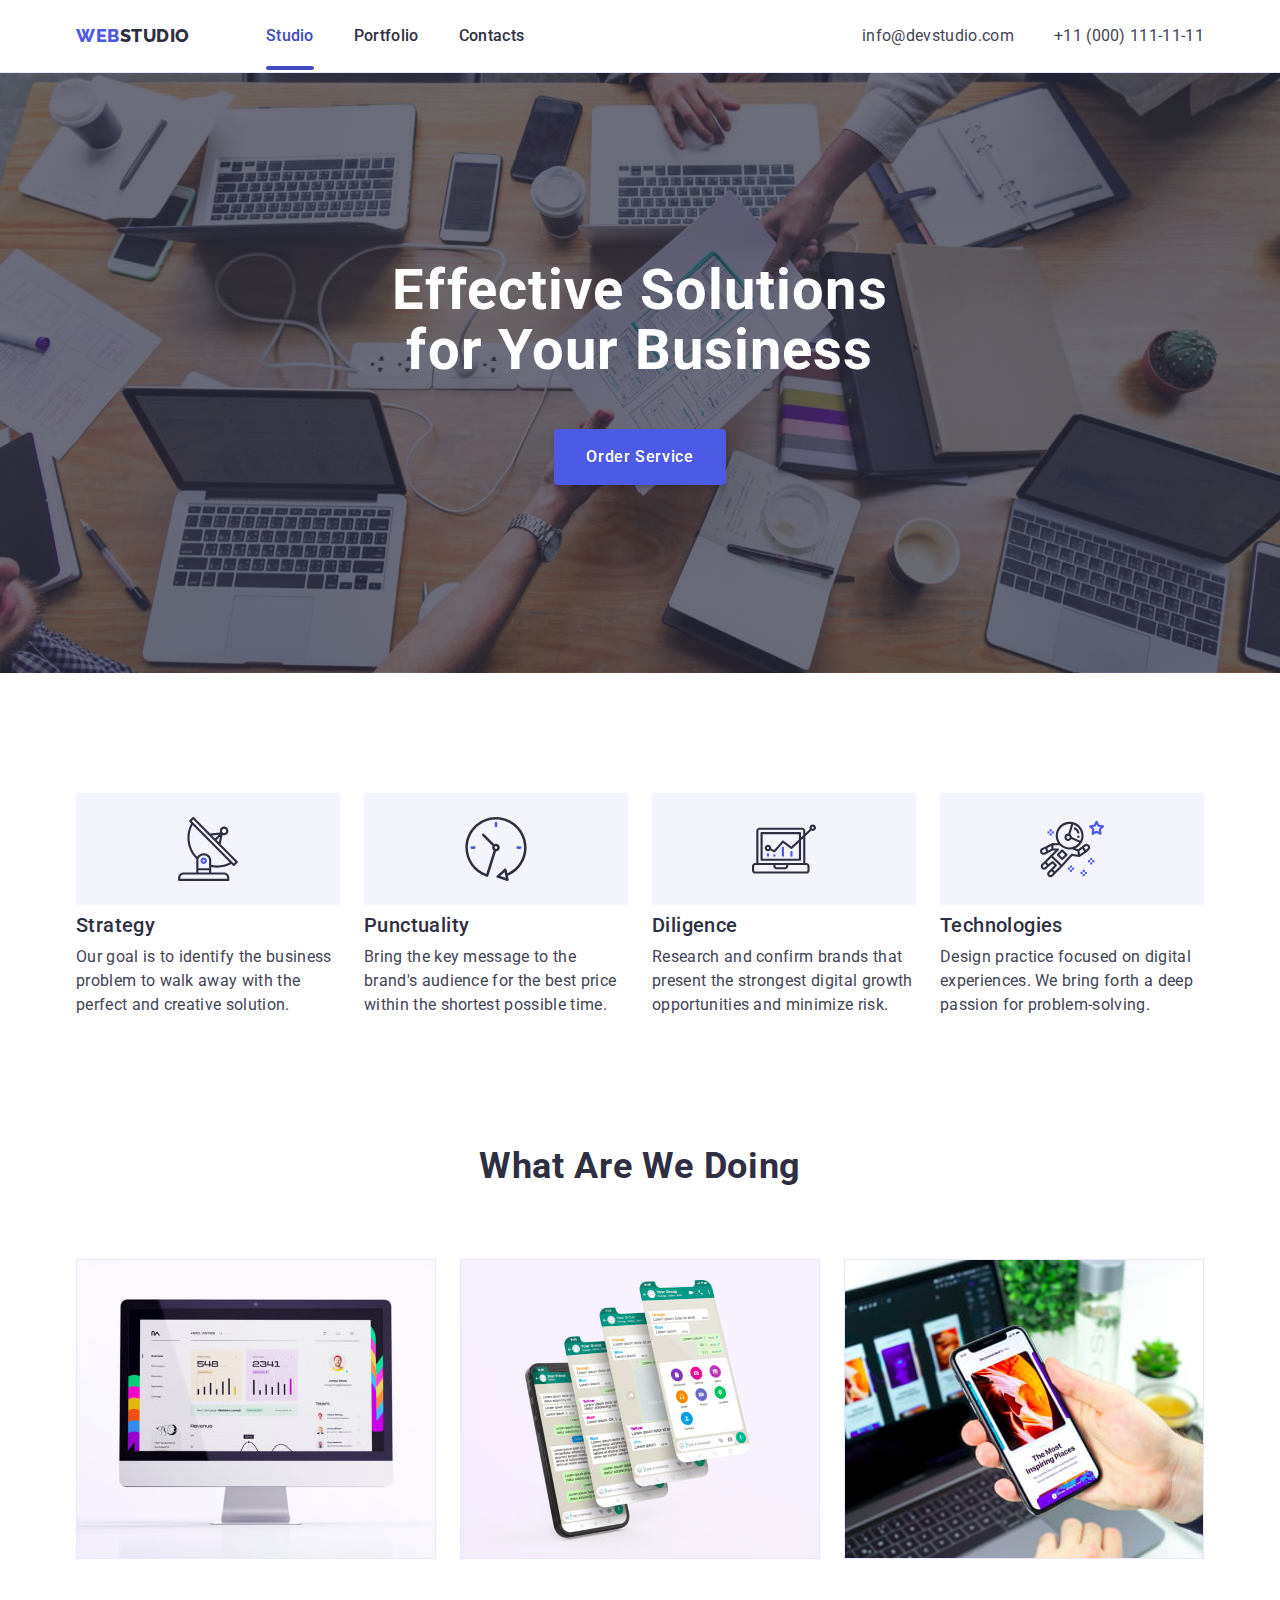
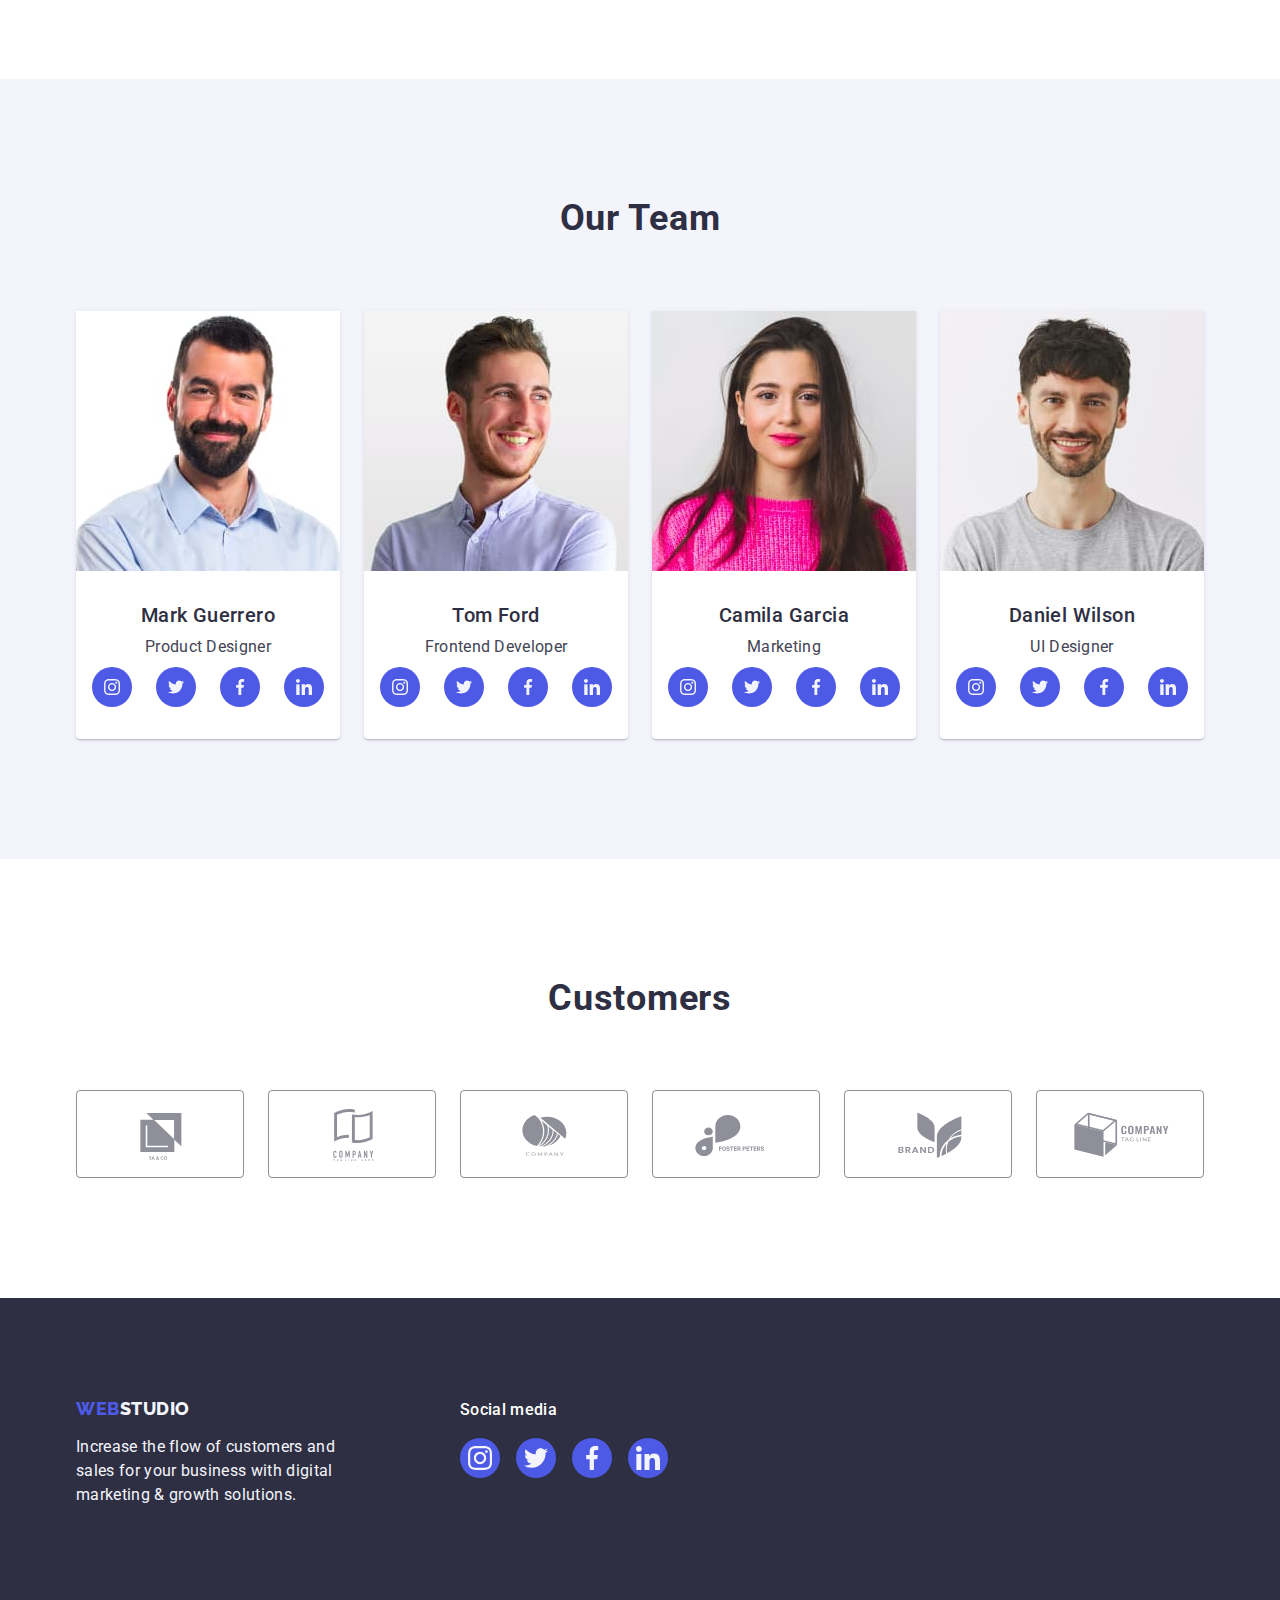
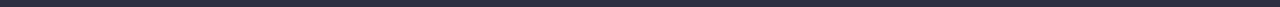
<file: index.html>
<!DOCTYPE html>
<html lang="en">
  <head>
    <link rel="preconnect" href="https://fonts.googleapis.com" />
    <link rel="preconnect" href="https://fonts.gstatic.com" crossorigin />
    <link
      href="https://fonts.googleapis.com/css2?family=Raleway:wght@800&family=Roboto:wght@400;500;700;900&display=swap"
      rel="stylesheet"
    />
    <meta charset="UTF-8" />
    <meta http-equiv="X-UA-Compatible" content="IE=edge" />
    <meta name="viewport" content="width=device-width, initial-scale=1.0" />
    <title>WebStudio</title>
    <link
      rel="stylesheet"
      href="https://cdnjs.cloudflare.com/ajax/libs/modern-normalize/1.0.0/modern-normalize.min.css"
    />
    <link rel="stylesheet" href="./css/styles.css" />
  </head>
  <body>
    <!-- шапка -->

    <header class="section header">
      <div class="container container-header">
        <nav class="navigation-menu">
          <!-- логотип -->

          <a class="link logo" href="./index.html"
            >Web<span class="logo-studio">Studio</span></a
          >
          <!-- меню навігації -->

          <ul class="list nav-list">
            <li class="item">
              <a class="link nav-link activ" href="./index.html">Studio</a>
            </li>
            <li class="item">
              <a class="link nav-link" href="./portfolio.html">Portfolio</a>
            </li>
            <li class="item">
              <a class="link nav-link" href="">Contacts</a>
            </li>
          </ul>
        </nav>

        <!-- почта телефон -->

        <address class="contacts">
          <ul class="list adress-list">
            <li class="item">
              <a class="link contacts-link" href="mailto:info@devstudio.com"
                >info@devstudio.com</a
              >
            </li>
            <li class="item">
              <a class="link contacts-link" href="tel:+110001111111"
                >+11 (000) 111-11-11</a
              >
            </li>
          </ul>
        </address>
      </div>
    </header>

    <main>
      <!-- section1 - HERO-->

      <section class="section hero">
        <div class="container">
          <h1 class="title main-title">
            Effective Solutions for Your Business
          </h1>
          <!-- кнопка замовлень -->
          <button class="button order-btn" type="button" data-modal-open>
            Order Service
          </button>
        </div>
      </section>
      <!-- section2 feature -->
      <section class="section feature-description">
        <div class="container">
          <h2 class="visually-hidden">feature</h2>
          <ul class="list feature-list">
            <li class="item feature-items">
              <div class="feature-icons">
                <svg width="64" height="64">
                  <use href="./images/icons.svg#antenna"></use>
                </svg>
              </div>
              <h3 class="title studio-titles">Strategy</h3>
              <p class="text">
                Our goal is to identify the business problem to walk away with
                the perfect and creative solution.
              </p>
            </li>
            <li class="item feature-items">
              <div class="feature-icons">
                <svg width="64" height="64">
                  <use href="./images/icons.svg#clock"></use>
                </svg>
              </div>
              <h3 class="title studio-titles">Punctuality</h3>
              <p class="text">
                Bring the key message to the brand's audience for the best price
                within the shortest possible time.
              </p>
            </li>
            <li class="item feature-items">
              <div class="feature-icons">
                <svg width="64" height="64">
                  <use href="./images/icons.svg#diagram"></use>
                </svg>
              </div>
              <h3 class="title studio-titles">Diligence</h3>
              <p class="text">
                Research and confirm brands that present the strongest digital
                growth opportunities and minimize risk.
              </p>
            </li>
            <li class="item feature-items">
              <div class="feature-icons">
                <svg width="64" height="64">
                  <use href="./images/icons.svg#astronaut"></use>
                </svg>
              </div>
              <h3 class="title studio-titles">Technologies</h3>
              <p class="text">
                Design practice focused on digital experiences. We bring forth a
                deep passion for problem-solving.
              </p>
            </li>
          </ul>
        </div>
      </section>
      <!-- section3 - що ми робимо -->
      <section class="section samples-section">
        <div class="container">
          <h2 class="subtitles what-are-doin sbtitle-text-transform">
            What are we doing
          </h2>
          <ul class="list samples-list">
            <li class="item">
              <img
                src="./images/img1.jpg"
                alt="img1"
                width="360"
                height="300"
              />
            </li>
            <li class="item">
              <img
                src="./images/img2.jpg"
                alt="img2"
                width="360"
                height="300"
              />
            </li>
            <li class="item">
              <img
                src="./images/img3.jpg"
                alt="img3"
                width="360"
                height="300"
              />
            </li>
          </ul>
        </div>
      </section>
      <!-- section4-команда -->
      <section class="section team">
        <div class="container">
          <h2 class="subtitles sbtitle-text-transform what-are-doin">
            Our Team
          </h2>
          <ul class="list samples-list">
            <li class="item team-cards">
              <img
                src="./images/team/mark.jpg"
                alt="foto-mark"
                width="264"
                height="260"
              />
              <div class="card-content">
                <h3 class="teamcard-titles">Mark Guerrero</h3>
                <p class="text teamcard-posithon">Product Designer</p>
                <ul class="list icons-list">
                  <li class="item social-icons">
                    <a class="social-lincs" href="">
                      <svg class="sotial-svg" width="16" height="16">
                        <use href="./images/icons.svg#instagram"></use>
                      </svg>
                    </a>
                  </li>
                  <li class="item social-icons">
                    <a class="social-lincs" href="">
                      <svg class="sotial-svg" width="16" height="16">
                        <use href="./images/icons.svg#twitter"></use>
                      </svg>
                    </a>
                  </li>
                  <li class="item social-icons">
                    <a class="social-lincs" href="">
                      <svg class="sotial-svg" width="16" height="16">
                        <use href="./images/icons.svg#facebook"></use>
                      </svg>
                    </a>
                  </li>
                  <li class="item social-icons">
                    <a class="social-lincs" href="">
                      <svg class="sotial-svg" width="16" height="16">
                        <use href="./images/icons.svg#linkedin"></use>
                      </svg>
                    </a>
                  </li>
                </ul>
              </div>
            </li>
            <li class="item team-cards">
              <img
                src="./images/team/tom.jpg"
                alt="foto-tom"
                width="264"
                height="260"
              />
              <div class="card-content">
                <h3 class="teamcard-titles">Tom Ford</h3>
                <p class="text teamcard-posithon">Frontend Developer</p>
                <ul class="list icons-list">
                  <li class="item social-icons">
                    <a class="social-lincs" href="">
                      <svg class="sotial-svg" width="16" height="16">
                        <use href="./images/icons.svg#instagram"></use>
                      </svg>
                    </a>
                  </li>
                  <li class="item social-icons">
                    <a class="social-lincs" href="">
                      <svg class="sotial-svg" width="16" height="16">
                        <use href="./images/icons.svg#twitter"></use>
                      </svg>
                    </a>
                  </li>
                  <li class="item social-icons">
                    <a class="social-lincs" href="">
                      <svg class="sotial-svg" width="16" height="16">
                        <use href="./images/icons.svg#facebook"></use>
                      </svg>
                    </a>
                  </li>
                  <li class="item social-icons">
                    <a class="social-lincs" href="">
                      <svg class="sotial-svg" width="16" height="16">
                        <use href="./images/icons.svg#linkedin"></use>
                      </svg>
                    </a>
                  </li>
                </ul>
              </div>
            </li>
            <li class="item team-cards">
              <img
                src="./images/team/camila.jpg"
                alt="foto-camila"
                width="264"
                height="260"
              />
              <div class="card-content">
                <h3 class="teamcard-titles">Camila Garcia</h3>
                <p class="text teamcard-posithon">Marketing</p>
                <ul class="list icons-list">
                  <li class="item social-icons">
                    <a class="social-lincs" href="">
                      <svg class="sotial-svg" width="16" height="16">
                        <use href="./images/icons.svg#instagram"></use>
                      </svg>
                    </a>
                  </li>
                  <li class="item social-icons">
                    <a class="social-lincs" href="">
                      <svg class="sotial-svg" width="16" height="16">
                        <use href="./images/icons.svg#twitter"></use>
                      </svg>
                    </a>
                  </li>
                  <li class="item social-icons">
                    <a class="social-lincs" href="">
                      <svg class="sotial-svg" width="16" height="16">
                        <use href="./images/icons.svg#facebook"></use>
                      </svg>
                    </a>
                  </li>
                  <li class="item social-icons">
                    <a class="social-lincs" href="">
                      <svg class="sotial-svg" width="16" height="16">
                        <use href="./images/icons.svg#linkedin"></use>
                      </svg>
                    </a>
                  </li>
                </ul>
              </div>
            </li>
            <li class="item team-cards">
              <img
                src="./images/team/daniel.jpg"
                alt="foto-daniel"
                width="264"
                height="260"
              />
              <div class="card-content">
                <h3 class="teamcard-titles">Daniel Wilson</h3>
                <p class="text teamcard-posithon">UI Designer</p>
                <ul class="list icons-list">
                  <li class="item social-icons">
                    <a class="social-lincs" href="">
                      <svg class="sotial-svg" width="16" height="16">
                        <use href="./images/icons.svg#instagram"></use>
                      </svg>
                    </a>
                  </li>
                  <li class="item social-icons">
                    <a class="social-lincs" href="">
                      <svg class="sotial-svg" width="16" height="16">
                        <use href="./images/icons.svg#twitter"></use>
                      </svg>
                    </a>
                  </li>
                  <li class="item social-icons">
                    <a class="social-lincs" href="">
                      <svg class="sotial-svg" width="16" height="16">
                        <use href="./images/icons.svg#facebook"></use>
                      </svg>
                    </a>
                  </li>
                  <li class="item social-icons">
                    <a class="social-lincs" href="">
                      <svg class="sotial-svg" width="16" height="16">
                        <use href="./images/icons.svg#linkedin"></use>
                      </svg>
                    </a>
                  </li>
                </ul>
              </div>
            </li>
          </ul>
        </div>
      </section>
      <!-- section5 customers -->
      <section class="section section-customers">
        <div class="container">
          <h2 class="customers-title">Customers</h2>

          <ul class="list customers-list">
            <li class="item customers-item">
              <a class="customers-link" href="">
                <svg class="svg-customers" width="104" height="56">
                  <use href="./images/icons.svg#client1"></use>
                </svg>
              </a>
            </li>
            <li class="item customers-item">
              <a class="customers-link" href="">
                <svg class="svg-customers" width="104" height="56">
                  <use href="./images/icons.svg#client2"></use>
                </svg>
              </a>
            </li>
            <li class="item customers-item">
              <a class="customers-link" href="">
                <svg class="svg-customers" width="104" height="56">
                  <use href="./images/icons.svg#client3"></use>
                </svg>
              </a>
            </li>
            <li class="item customers-item">
              <a class="customers-link" href="">
                <svg class="svg-customers" width="104" height="56">
                  <use href="./images/icons.svg#client4"></use>
                </svg>
              </a>
            </li>
            <li class="item customers-item">
              <a class="customers-link" href="">
                <svg class="svg-customers" width="104" height="56">
                  <use href="./images/icons.svg#client5"></use>
                </svg>
              </a>
            </li>
            <li class="item customers-item">
              <a class="customers-link" href="">
                <svg class="svg-customers" width="104" height="56">
                  <use href="./images/icons.svg#client6"></use>
                </svg>
              </a>
            </li>
          </ul>
        </div>
      </section>
    </main>
    <!-- підвал -->
    <footer class="footer">
      <div class="container footer-container">
        <div class="footer-info">
          <a class="link logo logo-footer" href="./index.html"
            >Web<span class="logo-studio studio-footer">Studio</span></a
          >
          <p class="text footer-text">
            Increase the flow of customers and sales for your business with
            digital marketing & growth solutions.
          </p>
        </div>
        <div>
          <p class="footer-title">Social media</p>
          <ul class="list footer-icons-list">
            <li class="item social-icons">
              <a class="social-lincs footer-hover" href="">
                <svg class="sotial-svg" width="24" height="24">
                  <use href="./images/icons.svg#instagram"></use>
                </svg>
              </a>
            </li>
            <li class="item social-icons">
              <a class="social-lincs footer-hover" href="">
                <svg class="sotial-svg" width="24" height="24">
                  <use href="./images/icons.svg#twitter"></use>
                </svg>
              </a>
            </li>
            <li class="item social-icons">
              <a class="social-lincs footer-hover" href="">
                <svg class="sotial-svg" width="24" height="24">
                  <use href="./images/icons.svg#facebook"></use>
                </svg>
              </a>
            </li>
            <li class="item social-icons">
              <a class="social-lincs footer-hover" href="">
                <svg class="sotial-svg" width="24" height="24">
                  <use href="./images/icons.svg#linkedin"></use>
                </svg>
              </a>
            </li>
          </ul>
        </div>
      </div>
    </footer>
    <div class="backdrop is-hidden" data-modal>
      <div class="modal">
        <button type="button" class="button modal-close-btn" data-modal-close>
          <svg class="modal-close-btn-icon" width="8" height="8">
            <use href="./images/icons.svg#icon-close"></use>
          </svg>
        </button>
      </div>
    </div>
    <script src="./js/modal.js"></script>
  </body>
</html>
</file>
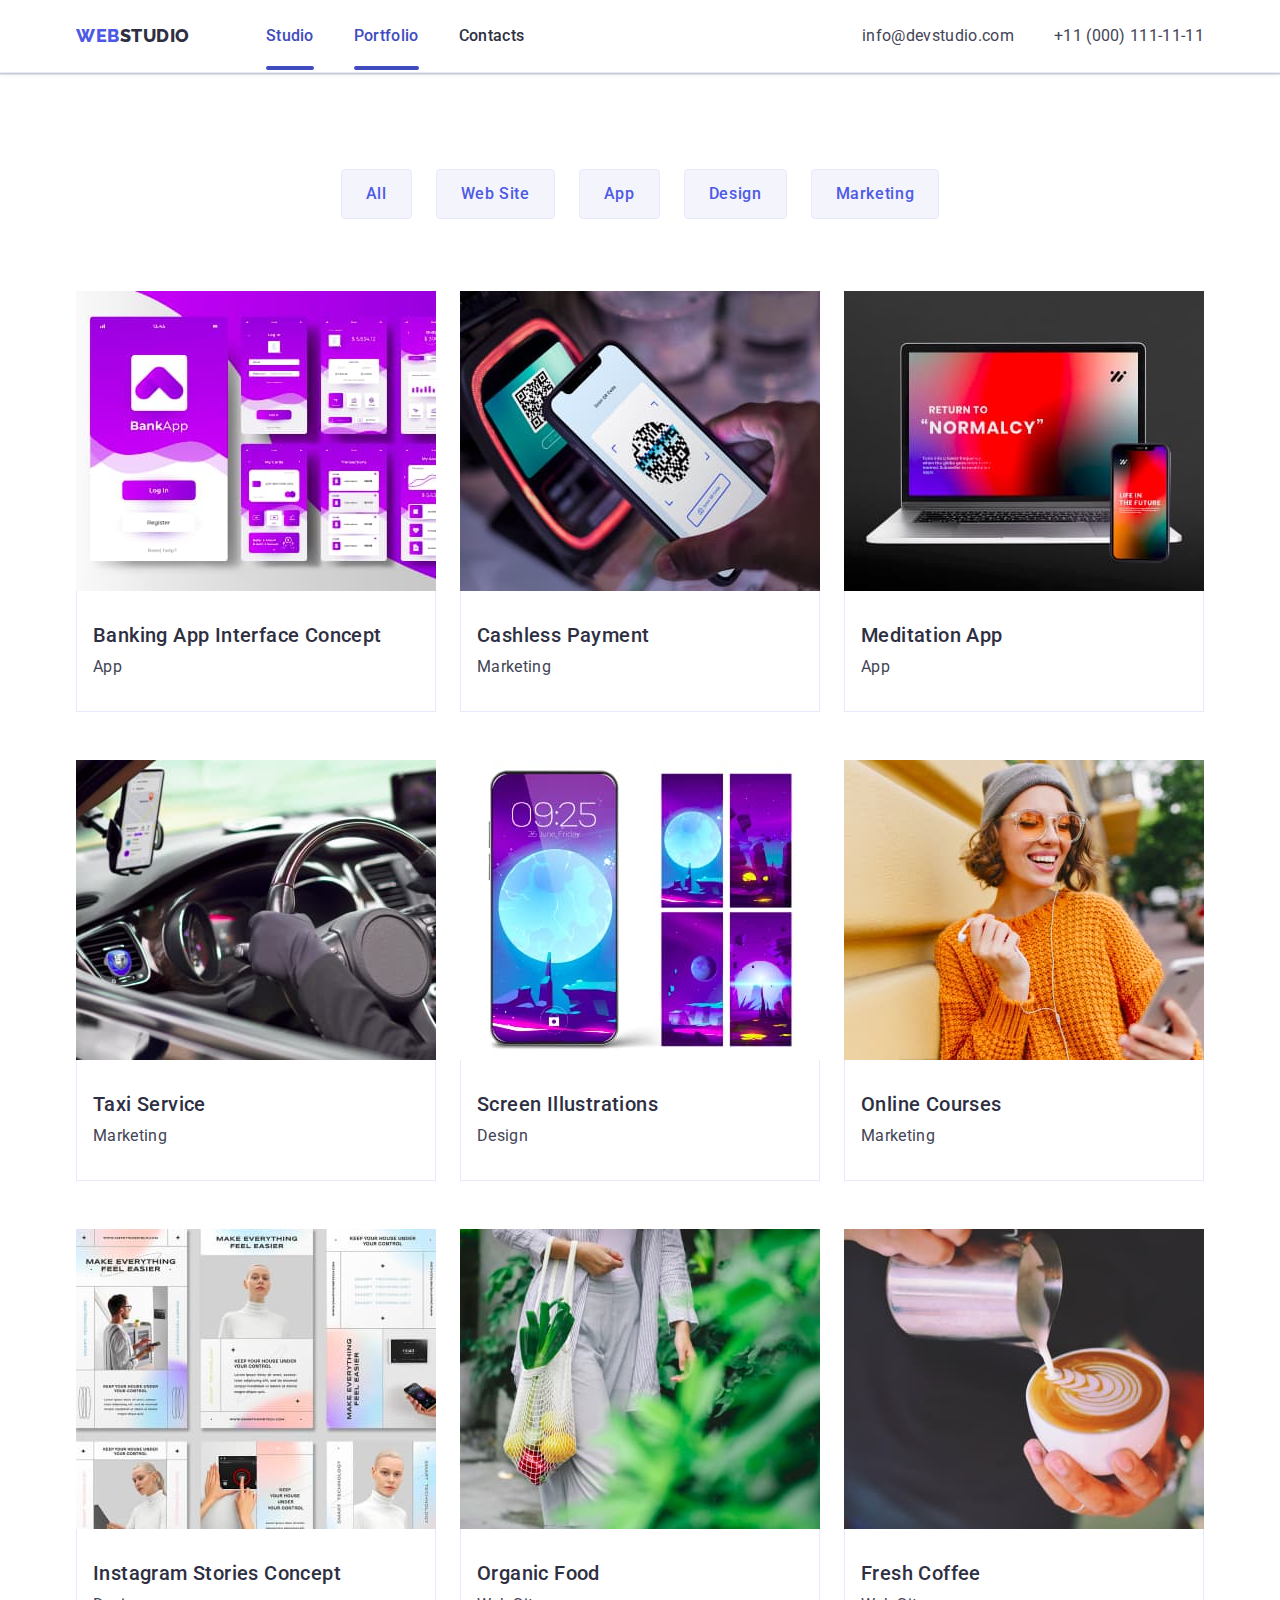
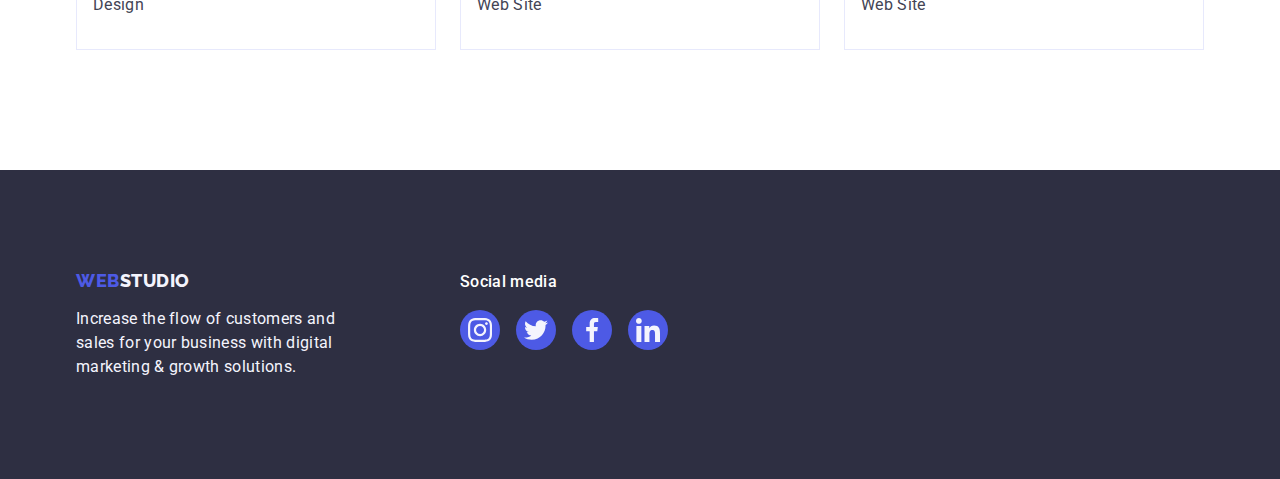
<file: portfolio.html>
<!DOCTYPE html>
<html lang="en">
  <head>
    <link rel="preconnect" href="https://fonts.googleapis.com" />
    <link rel="preconnect" href="https://fonts.gstatic.com" crossorigin />
    <link
      href="https://fonts.googleapis.com/css2?family=Raleway:wght@800&family=Roboto:wght@400;500;700;900&display=swap"
      rel="stylesheet"
    />
    <meta charset="UTF-8" />
    <meta http-equiv="X-UA-Compatible" content="IE=edge" />
    <meta name="viewport" content="width=device-width, initial-scale=1.0" />
    <title>portfolio</title>
    <link
      rel="stylesheet"
      href="https://cdnjs.cloudflare.com/ajax/libs/modern-normalize/1.0.0/modern-normalize.min.css"
    />
    <link rel="stylesheet" href="./css/styles.css" />
  </head>
  <body>
    <!-- шапка -->

    <header class="section header">
      <div class="container container-header">
        <nav class="navigation-menu">
          <!-- логотип -->

          <a class="link logo" href="./index.html"
            >Web<span class="logo-studio">Studio</span></a
          >
          <!-- меню навігації -->

          <ul class="list nav-list">
            <li class="item-menu">
              <a class="link nav-link activ" href="./index.html">Studio</a>
            </li>
            <li class="item-menu">
              <a class="link nav-link activ" href="./portfolio.html"
                >Portfolio</a
              >
            </li>
            <li class="item-menu">
              <a class="link nav-link" href="">Contacts</a>
            </li>
          </ul>
        </nav>

        <!-- почта телефон -->

        <address class="contacts">
          <ul class="list adress-list">
            <li class="item">
              <a class="link contacts-link" href="mailto:info@devstudio.com"
                >info@devstudio.com</a
              >
            </li>
            <li class="item">
              <a class="link contacts-link" href="tel:+110001111111"
                >+11 (000) 111-11-11</a
              >
            </li>
          </ul>
        </address>
      </div>
    </header>

    <!-- головний зміст -->
    <main>
      <section class="section main-portfolio">
        <div class="container">
          <h1 class="title visually-hidden">portfolio</h1>

          <!-- фільтри -->

          <ul class="list filtr-list">
            <li class="item">
              <button class="button filtr-btn" type="button">All</button>
            </li>
            <li class="item">
              <button class="button filtr-btn" type="button">Web Site</button>
            </li>
            <li class="item">
              <button class="button filtr-btn" type="button">App</button>
            </li>
            <li class="item">
              <button class="button filtr-btn" type="button">Design</button>
            </li>
            <li class="item">
              <button class="button filtr-btn" type="button">Marketing</button>
            </li>
          </ul>

          <!-- картинки -->

          <ul class="list samples-list-portfolio">
            <li class="item product-items">
              <a class="link portfolio-cards-link" href="">
                <div class="portfolio-list-overlay">
                  <img
                    class="img"
                    src="./images/portfolio/row1/img4.jpg"
                    alt="kart"
                    width="360"
                    height="300"
                  />
                  <p class="overlay">
                    14 Stylish and User-Friendly App Design Concepts · Task
                    Manager App · Calorie Tracker App · Exotic Fruit Ecommerce
                    App · Cloud Storage App
                  </p>
                </div>
                <div class="apps-name">
                  <h2 class="title app-title">Banking App Interface Concept</h2>
                  <p class="text card-text">App</p>
                </div>
              </a>
            </li>
            <li class="item product-items">
              <a class="link portfolio-cards-link" href="">
                <div class="portfolio-list-overlay">
                  <img
                    class="img"
                    src="./images/portfolio/row1/img5.jpg"
                    alt="kart"
                    width="360"
                    height="300"
                  />
                  <p class="overlay">
                    14 Stylish and User-Friendly App Design Concepts · Task
                    Manager App · Calorie Tracker App · Exotic Fruit Ecommerce
                    App · Cloud Storage App
                  </p>
                </div>
                <div class="apps-name">
                  <h2 class="title app-title">Cashless Payment</h2>
                  <p class="text card-text">Marketing</p>
                </div>
              </a>
            </li>
            <li class="item product-items">
              <a class="link portfolio-cards-link" href="">
                <div class="portfolio-list-overlay">
                  <img
                    class="img img-portfolio"
                    src="./images/portfolio/row1/img6.jpg"
                    alt="kart"
                    width="360"
                    height="300"
                  />
                  <p class="overlay">
                    14 Stylish and User-Friendly App Design Concepts · Task
                    Manager App · Calorie Tracker App · Exotic Fruit Ecommerce
                    App · Cloud Storage App
                  </p>
                </div>
                <div class="apps-name">
                  <h2 class="title app-title">Meditation App</h2>
                  <p class="text card-text">App</p>
                </div>
              </a>
            </li>
            <li class="item product-items">
              <a class="link portfolio-cards-link" href="">
                <div class="portfolio-list-overlay">
                  <img
                    class="img img-portfolio"
                    src="./images/portfolio/row2/img7.jpg"
                    alt="kart"
                    width="360"
                    height="300"
                  />
                  <p class="overlay">
                    14 Stylish and User-Friendly App Design Concepts · Task
                    Manager App · Calorie Tracker App · Exotic Fruit Ecommerce
                    App · Cloud Storage App
                  </p>
                </div>
                <div class="apps-name">
                  <h2 class="title app-title">Taxi Service</h2>
                  <p class="text card-text">Marketing</p>
                </div>
              </a>
            </li>
            <li class="item product-items">
              <a class="link portfolio-cards-link" href="">
                <div class="portfolio-list-overlay">
                  <img
                    class="img"
                    src="./images/portfolio/row2/img8.jpg"
                    alt="kart"
                    width="360"
                    height="300"
                  />
                  <p class="overlay">
                    14 Stylish and User-Friendly App Design Concepts · Task
                    Manager App · Calorie Tracker App · Exotic Fruit Ecommerce
                    App · Cloud Storage App
                  </p>
                </div>
                <div class="apps-name">
                  <h2 class="title app-title">Screen Illustrations</h2>
                  <p class="text card-text">Design</p>
                </div>
              </a>
            </li>
            <li class="item product-items">
              <a class="link portfolio-cards-link" href="">
                <div class="portfolio-list-overlay">
                  <img
                    class="img"
                    src="./images/portfolio/row2/img9.jpg"
                    alt="kart"
                    width="360"
                    height="300"
                  />
                  <p class="overlay">
                    14 Stylish and User-Friendly App Design Concepts · Task
                    Manager App · Calorie Tracker App · Exotic Fruit Ecommerce
                    App · Cloud Storage App
                  </p>
                </div>
                <div class="apps-name">
                  <h2 class="title app-title">Online Courses</h2>
                  <p class="text card-text">Marketing</p>
                </div>
              </a>
            </li>
            <li class="item product-items">
              <a class="link portfolio-cards-link" href="">
                <div class="portfolio-list-overlay">
                  <img
                    class="img"
                    src="./images/portfolio/row3/img10.jpg"
                    alt="kart"
                    width="360"
                    height="300"
                  />
                  <p class="overlay">
                    14 Stylish and User-Friendly App Design Concepts · Task
                    Manager App · Calorie Tracker App · Exotic Fruit Ecommerce
                    App · Cloud Storage App
                  </p>
                </div>
                <div class="apps-name">
                  <h2 class="title app-title">Instagram Stories Concept</h2>
                  <p class="text card-text">Design</p>
                </div>
              </a>
            </li>
            <li class="item product-items">
              <a class="link portfolio-cards-link" href="">
                <div class="portfolio-list-overlay">
                  <img
                    class="img"
                    src="./images/portfolio/row3/img11.jpg"
                    alt="kart"
                    width="360"
                    height="300"
                  />
                  <p class="overlay">
                    14 Stylish and User-Friendly App Design Concepts · Task
                    Manager App · Calorie Tracker App · Exotic Fruit Ecommerce
                    App · Cloud Storage App
                  </p>
                </div>
                <div class="apps-name">
                  <h2 class="title app-title">Organic Food</h2>
                  <p class="text card-text">Web Site</p>
                </div>
              </a>
            </li>
            <li class="item product-items">
              <a class="link portfolio-cards-link" href="">
                <div class="portfolio-list-overlay">
                  <img
                    class="img"
                    src="./images/portfolio/row3/img12.jpg"
                    alt="kart"
                    width="360"
                    height="300"
                  />
                  <p class="overlay">
                    14 Stylish and User-Friendly App Design Concepts · Task
                    Manager App · Calorie Tracker App · Exotic Fruit Ecommerce
                    App · Cloud Storage App
                  </p>
                </div>
                <div class="apps-name">
                  <h2 class="title app-title">Fresh Coffee</h2>
                  <p class="text card-text">Web Site</p>
                </div>
              </a>
            </li>
          </ul>
        </div>
      </section>
    </main>
    <!-- підвал -->
    <footer class="footer">
      <div class="container footer-container">
        <div class="footer-info">
          <a class="link logo logo-footer" href="./index.html"
            >Web<span class="logo-studio studio-footer">Studio</span></a
          >
          <p class="text footer-text">
            Increase the flow of customers and sales for your business with
            digital marketing & growth solutions.
          </p>
        </div>
        <div>
          <p class="footer-title">Social media</p>
          <ul class="list footer-icons-list">
            <li class="item social-icons">
              <a class="social-lincs footer-hover" href="">
                <svg class="sotial-svg" width="24" height="24">
                  <use href="./images/icons.svg#instagram"></use>
                </svg>
              </a>
            </li>
            <li class="item social-icons">
              <a class="social-lincs footer-hover" href="">
                <svg class="sotial-svg" width="24" height="24">
                  <use href="./images/icons.svg#twitter"></use>
                </svg>
              </a>
            </li>
            <li class="item social-icons">
              <a class="social-lincs footer-hover" href="">
                <svg class="sotial-svg" width="24" height="24">
                  <use href="./images/icons.svg#facebook"></use>
                </svg>
              </a>
            </li>
            <li class="item social-icons">
              <a class="social-lincs footer-hover" href="">
                <svg class="sotial-svg" width="24" height="24">
                  <use href="./images/icons.svg#linkedin"></use>
                </svg>
              </a>
            </li>
          </ul>
        </div>
      </div>
    </footer>
  </body>
</html>
</file>
<file: css/styles.css>
/* змінні */
:root {
  --filter-btn: #f4f4fd;
  --btn-color: #4d5ae5;
  --border-filtr-btn: #e7e9fc;
  /* головний колір тексту заданий у body */
  --main-text-color: #434455;
  /* головний колір фону заданий у body */
  --background-color: #ffffff;
  --font-femily: 'Roboto';
  /* підзаголовки на головній , навігація в шапці */
  --nav-link-color: #2e2f42;
  /* колір активних посилань у шапці і кнопки на герої */
  --nav-link-hover: #404bbf;
  --customers-color: #8e8f99;
  --o-transition: 250ms cubic-bezier(0.4, 0, 0.2, 1);
}
/* глобальні для баді */
body {
  color: #434455;
  background-color: #ffffff;
  font-family: 'Roboto', sans-serif;
}
/* контейнер */
.container {
  width: 1158px;
  margin-left: auto;
  margin-right: auto;
  padding-left: 15px;
  padding-right: 15px;
  /* outline: auto; */
}
/* секції */
.section {
  padding-top: 10px;
  padding-bottom: 10px;
  padding-left: 15px;
  padding-right: 15px;
  /* outline: auto; */
}

/* header */

.header {
  border-bottom: 1px solid #e7e9fc;
  padding: 24px 0;
  box-shadow: 0px 2px 1px rgba(46, 47, 66, 0.08),
    0px 1px 1px rgba(46, 47, 66, 0.16), 0px 1px 6px rgba(46, 47, 66, 0.08);
}
.container-header {
  display: flex;
  align-items: center;
  padding: 0 15px;
}

/* логотип */

.logo {
  font-family: 'Raleway', sans-serif;
  font-weight: 800;
  font-size: 18px;
  line-height: 1.17;
  letter-spacing: 0.03em;
  text-transform: uppercase;
  color: #4d5ae5;
  margin-right: 76px;
}
.logo-studio {
  color: #2e2f42;
}

/* меню навігації */

.navigation-menu {
  display: flex;
  align-items: center;
}
.nav-list {
  display: flex;
  align-items: center;
  gap: 40px;
}
.nav-link {
  position: relative;
  font-weight: 500;
  font-size: 16px;
  line-height: 1.5;
  letter-spacing: 0.02em;
  padding-top: 24px;
  padding-bottom: 24px;
  /* NAVY BLUE */
  color: #2e2f42;
  transition: color var(--o-transition);
}
.nav-link::after {
  content: '';
  display: block;
  position: absolute;
  bottom: 0;
  left: 0;
  width: 100%;
  height: 4px;
}
.nav-link.activ {
  color: var(--nav-link-hover);
}
.nav-link.activ::after {
  bottom: -1px;
  border-radius: 2px;
  background-color: var(--nav-link-hover);
}
.nav-link:hover,
.nav-link:focus {
  color: var(--nav-link-hover);
}
/* пошта телефон */
.adress-list {
  display: flex;
  gap: 40px;
}
.contacts {
  font-style: normal;
  margin-left: auto;
}
.contacts-link {
  font-weight: 400;
  font-size: 16px;
  line-height: 1.5;
  letter-spacing: 0.02em;
  padding-top: 14px;
  padding-bottom: 14px;
  /* SLATE */
  color: #434455;
  transition: color var(--o-transition);
}
.contacts-link:hover,
.contacts-link:focus {
  color: #404bbf;
}

/* герой */
.hero {
  padding: 188px 0;
  background-image: linear-gradient(
      rgba(46, 47, 66, 0.7),
      rgba(46, 47, 66, 0.7)
    ),
    url(../images/people-office1.jpg);
  background-repeat: no-repeat;
  max-width: 1440px;
  margin-left: auto;
  margin-right: auto;

  background-size: cover;
  background-position: center;
  background-color: #2e2f42;
}
.title.main-title {
  font-weight: 700;
  font-size: 56px;
  line-height: 1.07;
  max-width: 496px;
  text-align: center;
  letter-spacing: 0.02em;
  margin-left: auto;
  margin-right: auto;
  margin-bottom: 48px;
  /* WHITE */
  color: #ffffff;
}
/* кнопки */
.button {
  cursor: pointer;
}
/* кнопка замовлень на головній сторінці */
.order-btn {
  display: block;
  min-width: 169px;
  height: 56px;
  border: none;
  margin-left: auto;
  margin-right: auto;
  font-family: 'Roboto', sans-serif;
  padding-top: 16px;
  padding-bottom: 16px;
  padding-left: 32px;
  padding-right: 32px;
  /* IRIS */
  background-color: #4d5ae5;
  box-shadow: 0px 4px 4px rgba(0, 0, 0, 0.15);
  border-radius: 4px;
  font-weight: 500;
  font-size: 16px;
  line-height: 1.5;
  align-items: center;
  letter-spacing: 0.04em;
  transition: background-color var(--o-transition);

  /* WHITE */
  color: #ffffff;
}
.order-btn:hover,
.order-btn:focus {
  background-color: #404bbf;
}
/* секція2 майбутнє */
.feature-icons {
  display: flex;
  align-items: center;
  justify-content: center;
  height: 112px;
  background-color: #f4f4fd;
  border-radius: 4px;
  margin-bottom: 8px;
}
.feature-description {
  padding: 120px 0;
}
.feature-list {
  display: flex;
  gap: 24px;
}
.title.studio-titles {
  font-weight: 500;
  font-size: 20px;
  line-height: 1.2;
  color: #2e2f42;
  letter-spacing: 0.02em;
  margin-bottom: 8px;
}
.feature-items {
  max-width: 264px;
}
/* секція3 що ми робимо */
.samples-section {
  padding-bottom: 120px;
}
.what-are-doin {
  margin-bottom: 72px;
}
/* сітка елементів */
.samples-list {
  display: flex;
  flex-wrap: wrap;
  gap: 24px;
  flex-basis: calc((100% - 2 * 24px) / 3);
}
/*  команда*/
.team {
  padding: 120px 0;
  background-color: #f4f4fd;
}
.card-content {
  padding: 32px 0;
}

/* колір фону для фото команди */
.team-cards {
  background-color: #ffffff;
  box-shadow: 0px 2px 1px 0px rgba(46, 47, 66, 0.08),
    0px 1px 1px 0px rgba(46, 47, 66, 0.16),
    0px 1px 6px 0px rgba(46, 47, 66, 0.08);

  border-radius: 0px 0px 4px 4px;
}
.teamcard-titles {
  font-weight: 500;
  font-size: 20px;
  line-height: 1.2;
  letter-spacing: 0.02em;
  text-align: center;
  margin-bottom: 8px;
  /* NAVY BLUE */
  color: #2e2f42;
}
.teamcard-posithon {
  text-align: center;
  margin-bottom: 8px;
}
/* customers links */
.section-customers {
  padding: 120px 0;
}
.customers-title {
  font-weight: 700;
  font-size: 36px;
  line-height: 1.1;
  text-align: center;
  letter-spacing: 0.02em;
  text-transform: capitalize;
  /* NAVY BLUE */
  color: var(--nav-link-color);
  margin-bottom: 72px;
}
.customers-list {
  display: flex;
  gap: 24px;
  flex-wrap: wrap;
}
.customers-item {
  flex-basis: calc(100%-120px / 6);
  width: 168px;
  height: 88px;
}

.customers-link {
  display: flex;
  width: 100%;
  height: 100%;
  border: 1px solid var(--customers-color);
  border-radius: 4px;
  justify-content: center;
  align-items: center;
  color: var(--customers-color);
  transition: border-color var(--o-transition), color var(--o-transition);
}
.customers-link:hover,
.customers-link:focus {
  border: 1px solid #404bbf;
  color: #404bbf;
}
.svg-customers {
  fill: currentColor;
  width: 104px;
  height: 56px;
}
/* соціальні іконки */
.icons-list {
  display: flex;
  gap: 24px;
  justify-content: center;
}
.social-icons {
  width: 40px;
  height: 40px;
}
.social-lincs {
  display: flex;
  justify-content: center;
  align-items: center;
  height: 100%;
  width: 100%;
  background-color: var(--btn-color);
  color: var(--background-color);
  border-radius: 50%;
  width: 100%;
  height: 100%;
  transition: background-color var(--o-transition);
}
.social-lincs:hover,
.social-lincs:focus {
  background-color: #404bbf;
}
.sotial-svg {
  fill: var(--filter-btn);
}

/* підвал */
.footer {
  padding-top: 100px;
  padding-bottom: 100px;
  /* NAVY BLUE */
  background: #2e2f42;
}

.footer-hover:hover,
.footer-hover:focus {
  background-color: #31d0aa;
}
.footer-container {
  display: flex;
  align-items: baseline;
}
.footer-icons-list {
  display: flex;
  gap: 16px;
}
.footer-info {
  margin-right: 120px;
}
.footer-text {
  max-width: 264px;

  /* CLOUD */
  color: #f4f4fd;
}
.studio-footer {
  color: #f4f4fd;
}
.logo-footer {
  display: inline-block;
  margin-bottom: 16px;
  margin-right: 0;
}
.footer-title {
  font-weight: 500;
  font-size: 16px;
  line-height: 1.5;
  letter-spacing: 0.02em;
  /* WHITE */
  color: var(--background-color);
  margin-bottom: 16px;
}
/* списки */
.list {
  list-style: none;
}
/* посилання */
.link {
  text-decoration: none;
}

/* portfolio */

/* падінги секції */

.main-portfolio {
  padding: 96px 0 120px;
}
/* кнопки фільтра */
.filtr-list {
  display: flex;
  margin-bottom: 72px;
  justify-content: center;
  gap: 24px;
}
.filtr-btn {
  font-family: 'Roboto', sans-serif;
  font-style: normal;
  font-weight: 500;
  font-size: 16px;
  line-height: 1.5;
  letter-spacing: 0.04em;
  padding: 12px 24px;
  border: 1px solid var(--border-filtr-btn);
  color: #4d5ae5;
  background-color: var(--filter-btn);
  border-radius: 4px;
  transition: color var(--o-transition), background-color var(--o-transition),
    border-color var(--o-transition), box-shadow var(--o-transition);
}
.filtr-btn:hover,
.filtr-btn:focus {
  color: #ffffff;
  background-color: #404bbf;
  border: 1px solid transparent;
  box-shadow: 0px 3px 1px rgba(0, 0, 0, 0.1), 0px 2px 1px rgba(0, 0, 0, 0.08),
    0px 2px 2px rgba(0, 0, 0, 0.12);
}
.samples-list-portfolio {
  display: flex;
  flex-wrap: wrap;
  gap: 24px;
  row-gap: 48px;
  flex-basis: calc((100% - 2 * 24px) / 3);
}

.samples-list-portfolio:nth-last-child(-n + 3) {
  margin-bottom: 0;
}
.portfolio-cards-link {
  display: block;
  width: 100%;
  height: 100%;
  transition: box-shadow var(--o-transition);
}
/* ховер для карток портфоліо */
.portfolio-cards-link:hover,
.portfolio-cards-link:focus {
  box-shadow: 0px 1px 6px rgba(46, 47, 66, 0.08),
    0px 1px 1px rgba(46, 47, 66, 0.16), 0px 2px 1px rgba(46, 47, 66, 0.08);
}

/* оверлей для портфоліо */

.portfolio-cards-link:hover .overlay,
.portfolio-cards-link:focus .overlay {
  transform: translate(0, 0);
}
.portfolio-list-overlay {
  position: relative;
  overflow: hidden;
}
.overlay {
  position: absolute;
  overflow: auto;
  transform: translate(0, 100%);
  transition: transform var(--o-transition);
  top: 0;
  left: 0;
  width: 100%;
  height: 100%;
  font-size: 16px;
  font-weight: 400;
  line-height: 1.5;
  letter-spacing: 0.02em;
  color: #f4f4fd;
  padding: 40px 32px;
  background-color: rgba(77, 90, 229, 1);
}

/* назви додатків і категорія */
.apps-name {
  padding: 32px 16px;
  border: 1px solid #e7e9fc;
  border-top: none;
}
.app-title {
  font-weight: 500;
  font-size: 20px;
  line-height: 1.2;
  letter-spacing: 0.02em;
  /* NAVY BLUE */
  color: #2e2f42;
  margin-bottom: 8px;
}
/* заголовки */
.title {
  color: #2e2f42;
}

.subtitles {
  font-weight: 700;
  font-size: 36px;
  line-height: 1.11;
  text-align: center;
  letter-spacing: 0.02em;
  /* NAVY BLUE */
  color: #2e2f42;
}

/* приховування заголовка */
.visually-hidden {
  position: absolute;
  width: 1px;
  height: 1px;
  margin: -1px;
  border: 0;
  padding: 0;
  white-space: nowrap;
  clip-path: inset(100%);
  clip: rect(0 0 0 0);
  overflow: hidden;
}
.sbtitle-text-transform {
  text-transform: capitalize;
}
/* параграфи */
.text {
  font-size: 16px;
  line-height: 1.5;
  letter-spacing: 0.02em;
}

.card-text {
  color: #434455;
}

/* глобальне скидання марджинів заголовків і параграфів */
h1,
h2,
h3,
h4,
p {
  margin-top: 0;
  margin-bottom: 0;
}
/* глобальне скидання марджинів списків */
ul,
ol {
  margin-top: 0;
  margin-bottom: 0;
  padding-left: 0;
}
img {
  display: block;
}

/* modal window */

.backdrop {
  position: fixed;
  z-index: 100;
  top: 0;
  left: 0;
  width: 100%;
  height: 100%;
  background-color: rgba(46, 47, 66, 0.4);
  transition: opacity var(--o-transition), visibility var(--o-transition);
}
.backdrop.is-hidden {
  opacity: 0;
  visibility: hidden;
  pointer-events: none;
}
.is-hidden > .modal {
  transform: rotate(180deg);
}
.modal {
  position: absolute;
  top: 50%;
  left: 50%;
  transform: translate(-50%, -50%);
  width: 408px;
  min-height: 576px;
  background-color: #fcfcfc;
  box-shadow: 0px 1px 1px rgba(0, 0, 0, 0.14), 0px 1px 3px rgba(0, 0, 0, 0.12),
    0px 2px 1px rgba(0, 0, 0, 0.2);
  border-radius: 4px;
  transition: transform var(--o-transition);
}
.modal-close-btn {
  display: flex;
  position: absolute;
  top: 24px;
  right: 24px;
  justify-content: center;
  align-items: center;
  background-color: #e7e9fc;
  border: 1px solid rgba(0, 0, 0, 0.1);
  border-radius: 50%;
  padding: 0;
  width: 24px;
  height: 24px;
  color: rgba(46, 47, 66, 1);
  transition: background-color var(--o-transition), border var(--o-transition);
}
.modal-close-btn:hover,
.modal-close-btn:focus {
  background-color: #404bbf;
  color: white;
  border: none;
}
.modal-close-btn-icon {
  transition: fill var(--o-transition);
  fill: currentColor;
}
</file>
